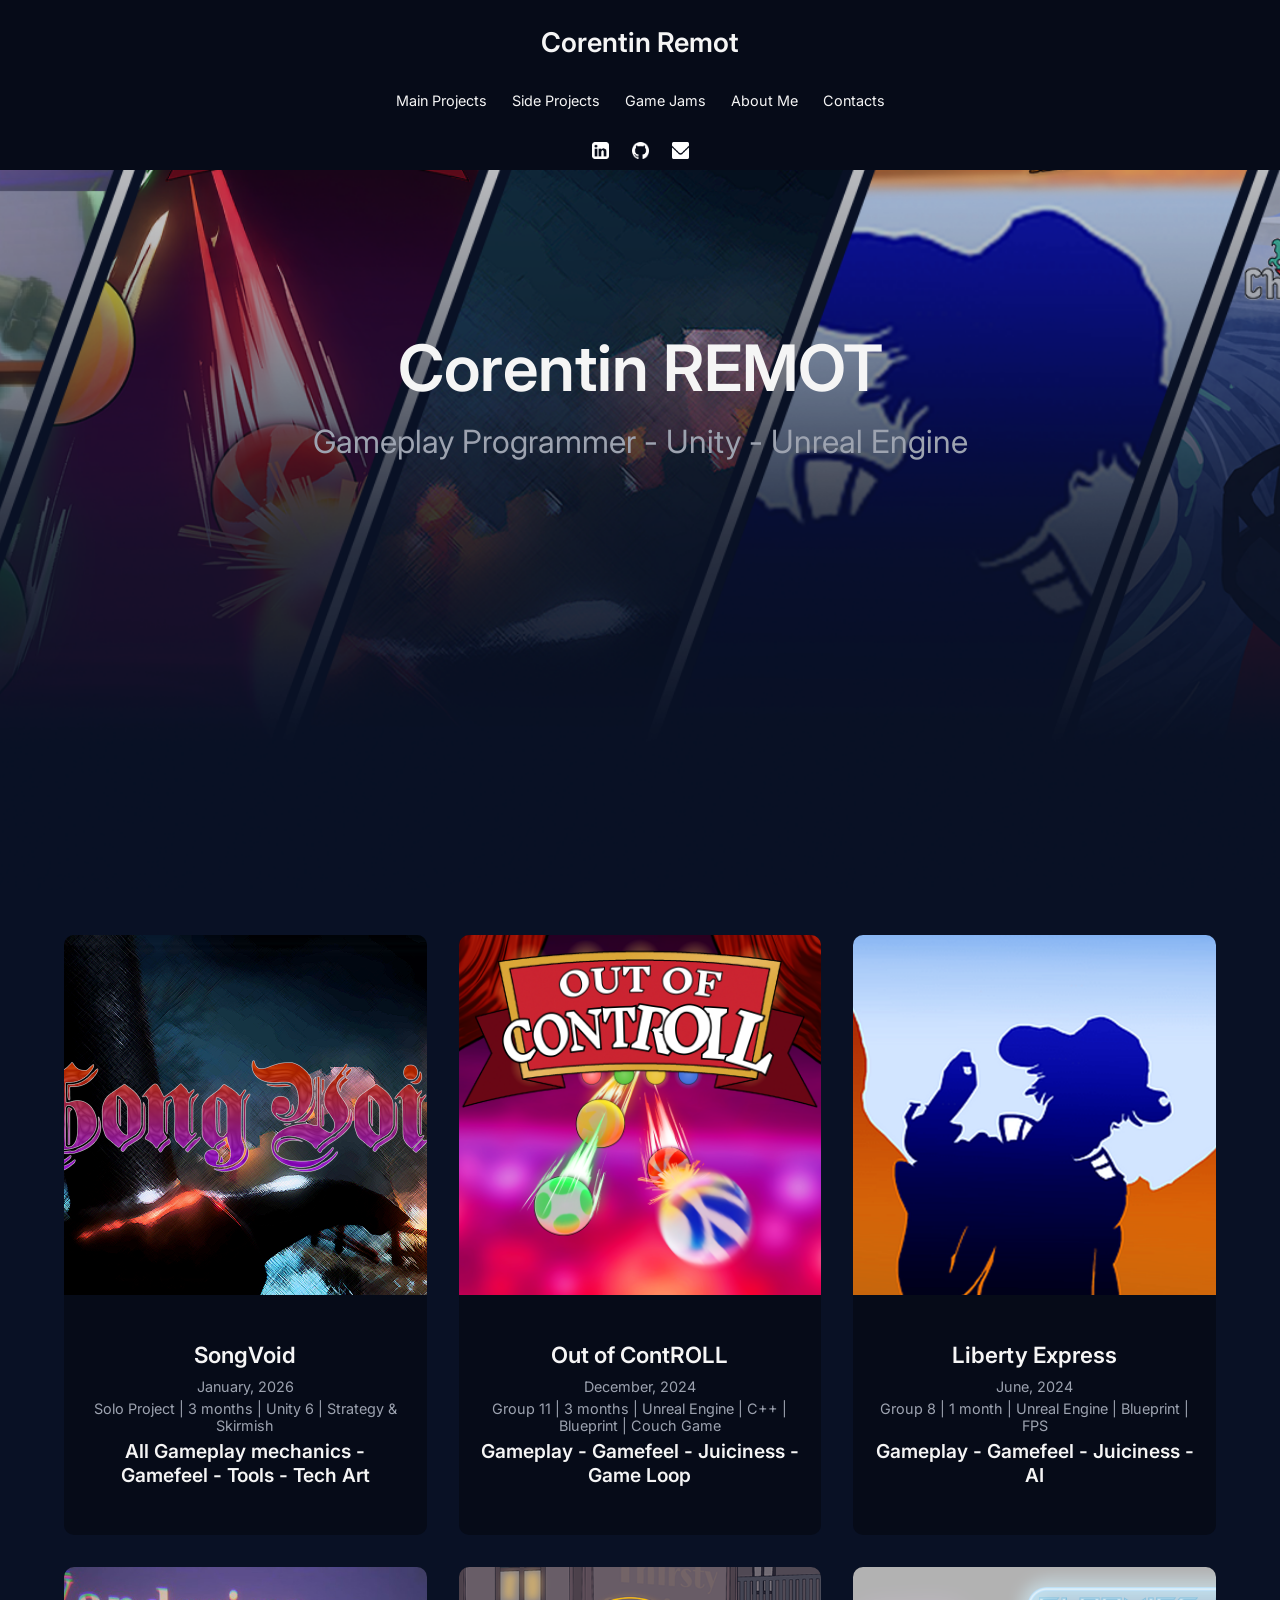
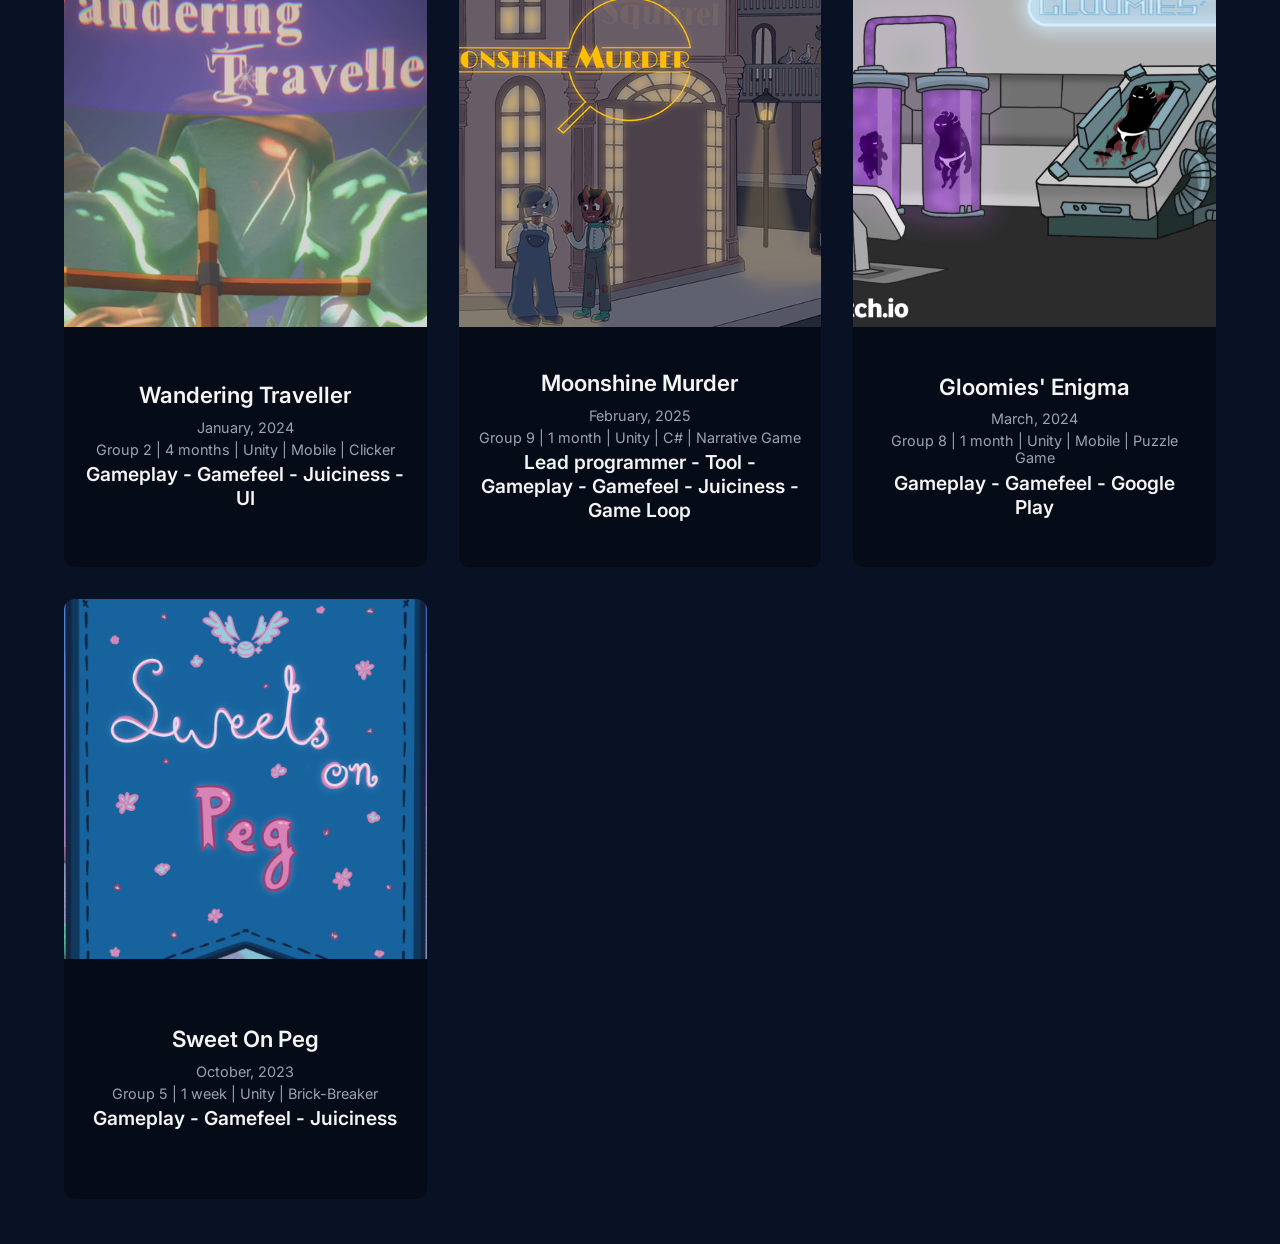
<file: index.html>
<!DOCTYPE html>
<html lang="en">
<head>
    <meta charset="UTF-8">
    <meta name="viewport" content="width=device-width, initial-scale=1.0">
    <title>Corentin REMOT</title>

    <link rel="preconnect" href="https://fonts.googleapis.com">
    <link rel="preconnect" href="https://fonts.gstatic.com" crossorigin>

    <link
        href="https://fonts.googleapis.com/css2?family=Inter:wght@400;500;600;700&display=swap"
        rel="stylesheet"
    >
    
    <link rel="stylesheet" href="css/global.css">
    <link rel="stylesheet" href="css/home.css">
</head>
<body>
    <div id="header"></div>

    <main data-category="home">
        <section class="intro">

            <div class="intro-content">
                <h1>Corentin REMOT</h1>
                <p>Gameplay Programmer - Unity - Unreal Engine</p>
            </div>

        </section>

        <!-- PROJECTS -->
        <section class="projects">

            <div class="projects-grid" id="projects-grid"></div>

        </section>
    </main>

    <script src="js/components.js"></script>
    <script src="data/projects-data.js"></script>
    <script src="js/projects.js"></script>
</body>
</html>
</file>
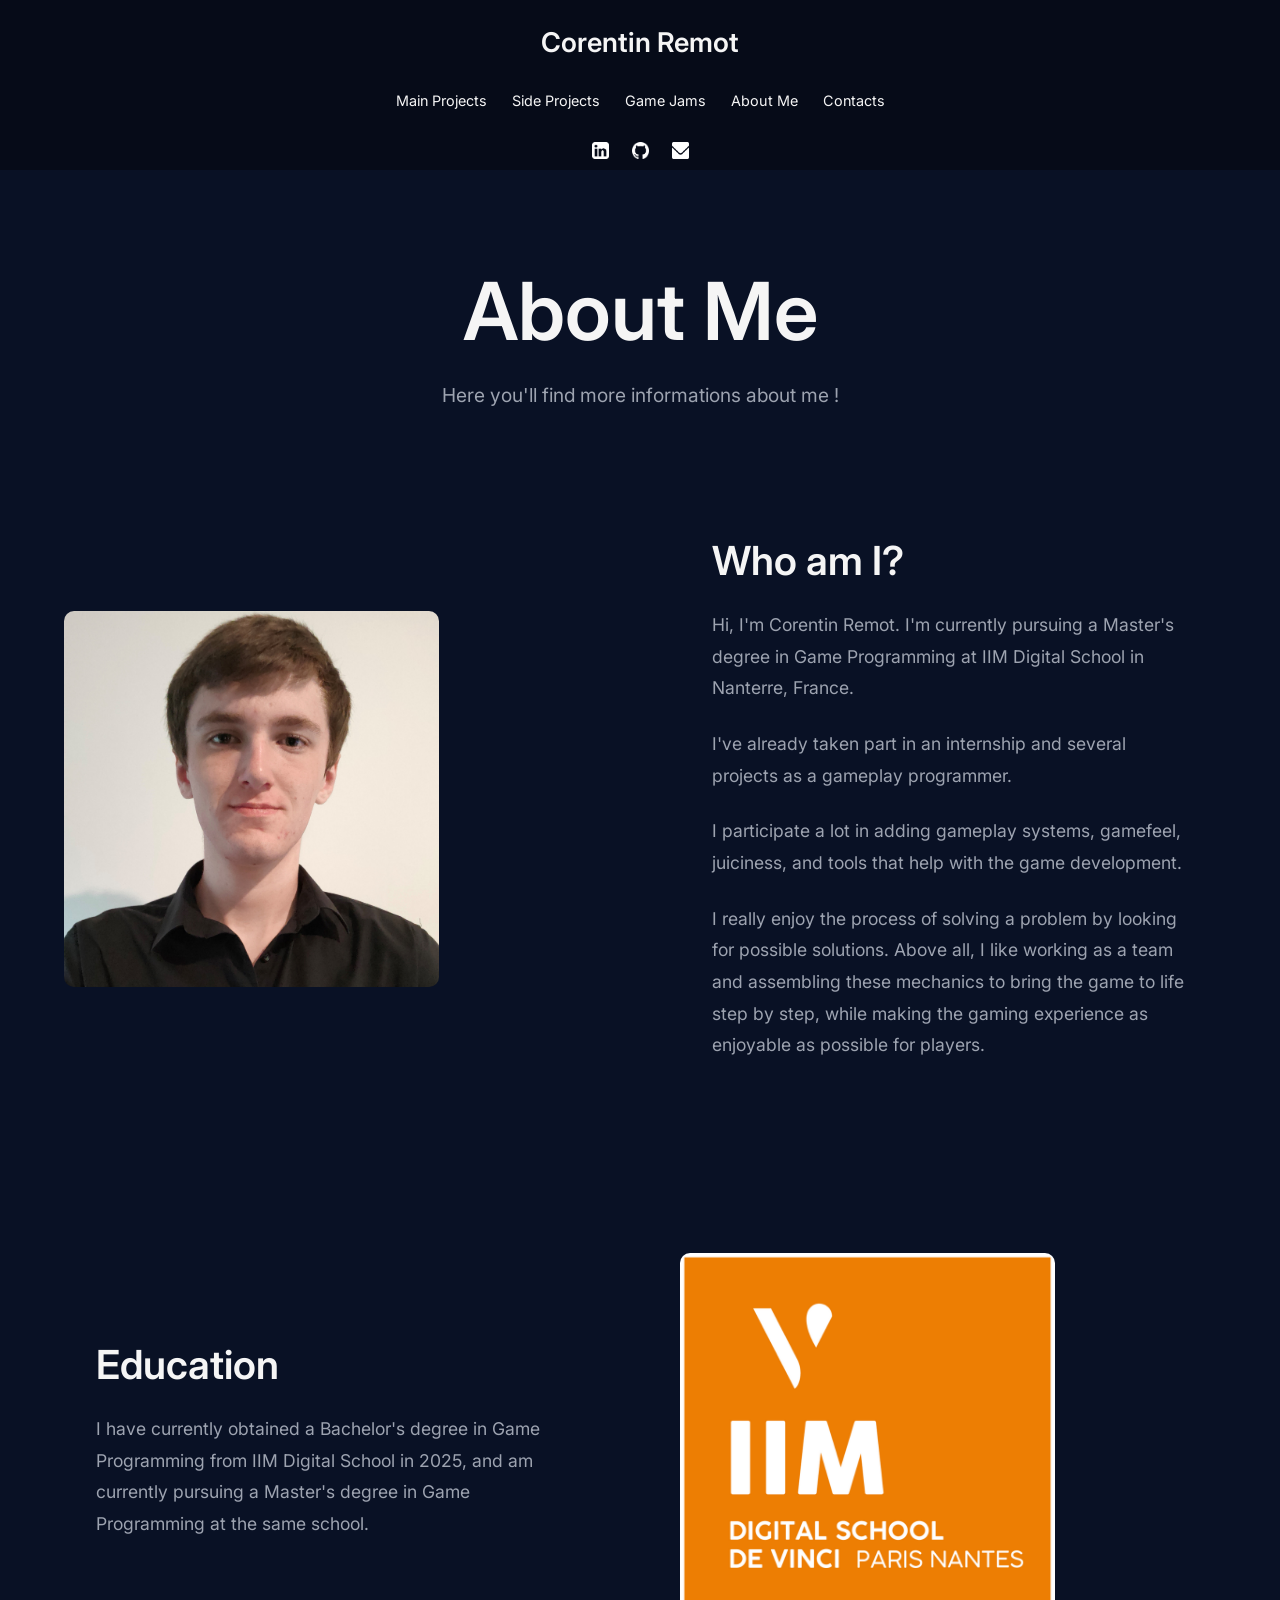
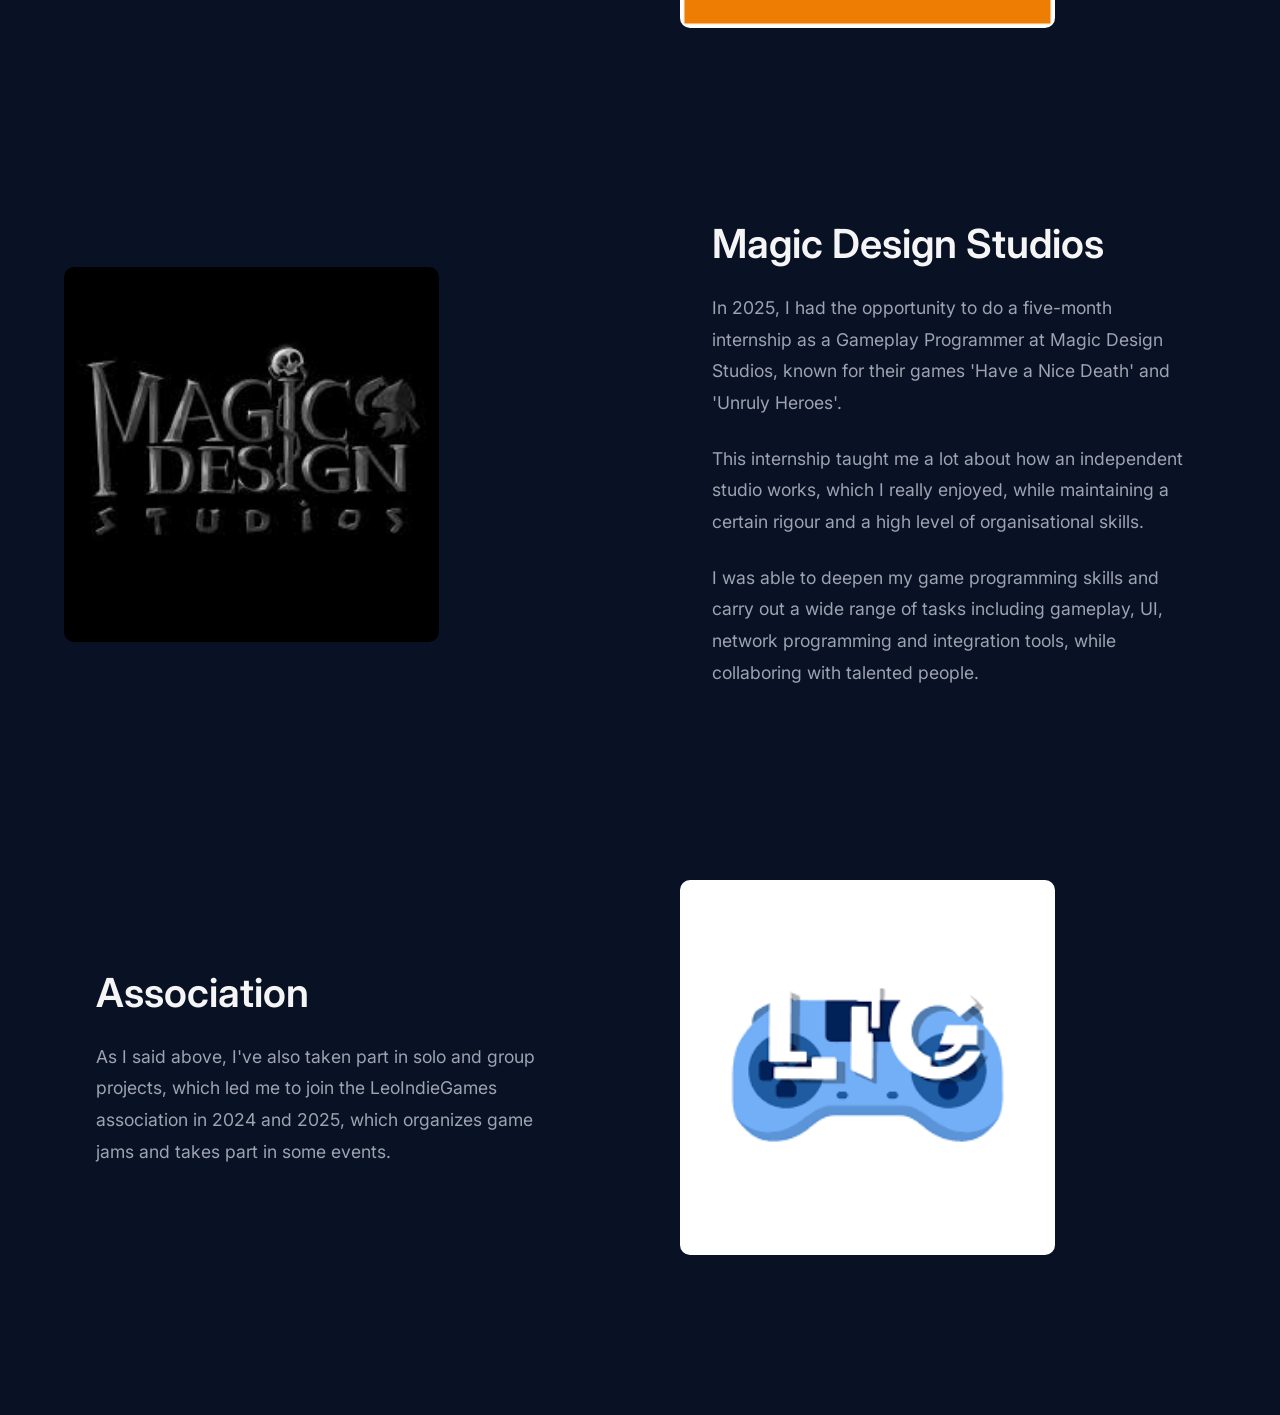
<file: aboutMe.html>
<!DOCTYPE html>
<html lang="en">

<head>

    <meta charset="UTF-8">

    <meta
        name="viewport"
        content="width=device-width, initial-scale=1.0"
    >

    <title>Corentin REMOT - About Me</title>

    <link rel="preconnect" href="https://fonts.googleapis.com">
    <link rel="preconnect" href="https://fonts.gstatic.com" crossorigin>

    <link
        href="https://fonts.googleapis.com/css2?family=Inter:wght@400;500;600;700&display=swap"
        rel="stylesheet"
    >

    <link rel="stylesheet" href="css/global.css">
    <link rel="stylesheet" href="css/about.css">

</head>


<body>

    <div id="header"></div>


    <main id="about-page">

        <section class="about-header">

            <h1>
                About Me
            </h1>

            <p class="about-subtitle">
                Here you'll find more informations about me !
            </p>

        </section>

        <section id="about-content"></section>

    </main>


    <script src="js/components.js"></script>
    <script src="data/about-data.js"></script>
    <script src="js/about-page.js"></script>

</body>

</html>
</file>
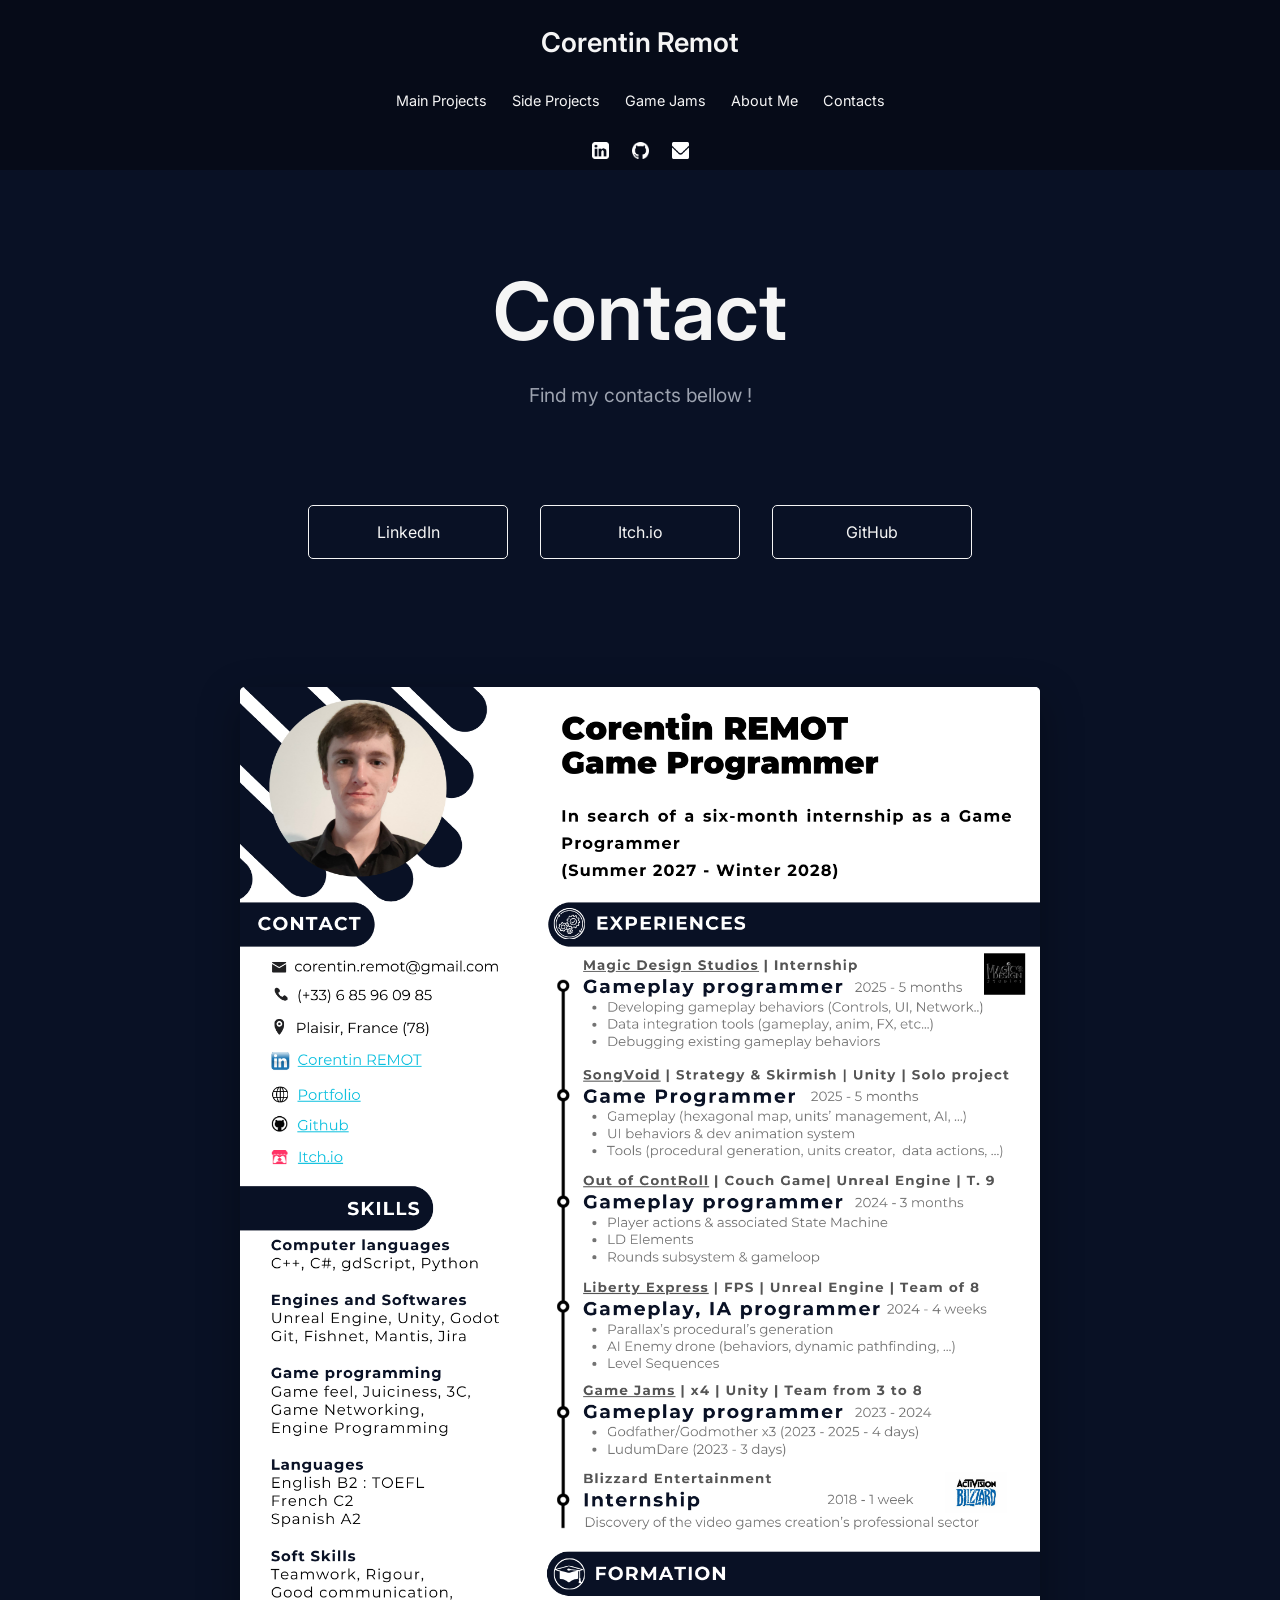
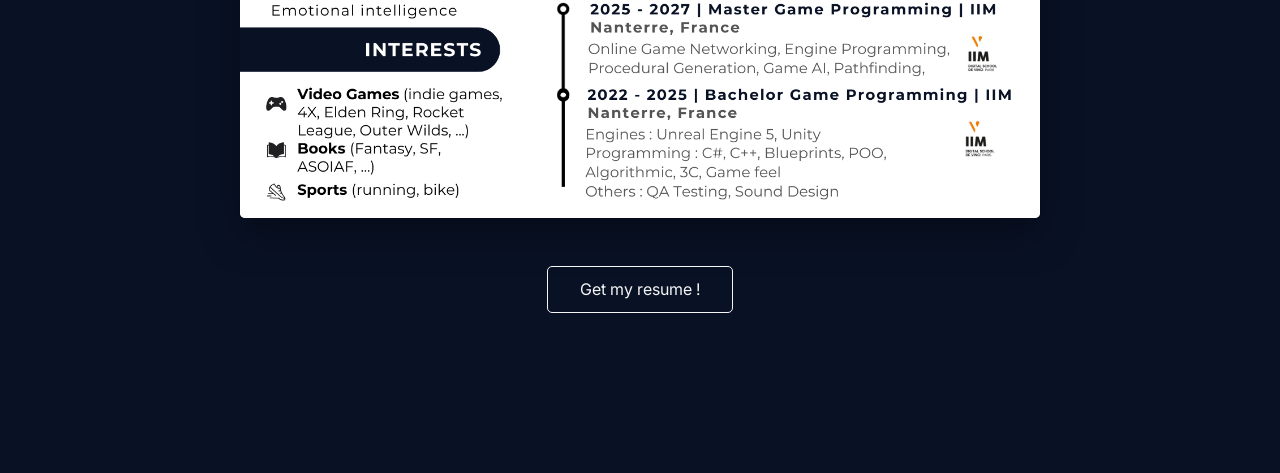
<file: contacts.html>
<!DOCTYPE html>
<html lang="en">

<head>

    <meta charset="UTF-8">

    <meta
        name="viewport"
        content="width=device-width, initial-scale=1.0"
    >

    <title>Corentin REMOT - Contact</title>

    <link rel="preconnect" href="https://fonts.googleapis.com">
    <link rel="preconnect" href="https://fonts.gstatic.com" crossorigin>

    <link
        href="https://fonts.googleapis.com/css2?family=Inter:wght@400;500;600;700&display=swap"
        rel="stylesheet"
    >

    <link rel="stylesheet" href="css/global.css">
    <link rel="stylesheet" href="css/contact.css">

</head>


<body>

    <div id="header"></div>


    <main id="contact-page">

        <section class="contact-header">

            <h1>
                Contact
            </h1>

            <p class="contact-subtitle">
                Find my contacts bellow !
            </p>

        </section>

        <section class="contact-links">

            <a
                id="linkedin-link"
                class="contact-button"
                target="_blank"
                rel="noopener noreferrer"
            >
                LinkedIn
            </a>

            <a
                id="itch-link"
                class="contact-button"
                target="_blank"
                rel="noopener noreferrer"
            >
                Itch.io
            </a>

            <a
                id="github-link"
                class="contact-button"
                target="_blank"
                rel="noopener noreferrer"
            >
                GitHub
            </a>

        </section>

        <section class="contact-cv">

            <img
                id="cv-image"
                src=""
                alt="Corentin REMOT CV"
            >


            <a
                id="cv-download"
                class="cv-button"
                target="_blank"
                rel="noopener noreferrer"
            >
                Get my resume !
            </a>

        </section>

    </main>


    <script src="js/components.js"></script>
    <script src="data/contact-data.js"></script>
    <script src="js/contact-page.js"></script>

</body>

</html>
</file>
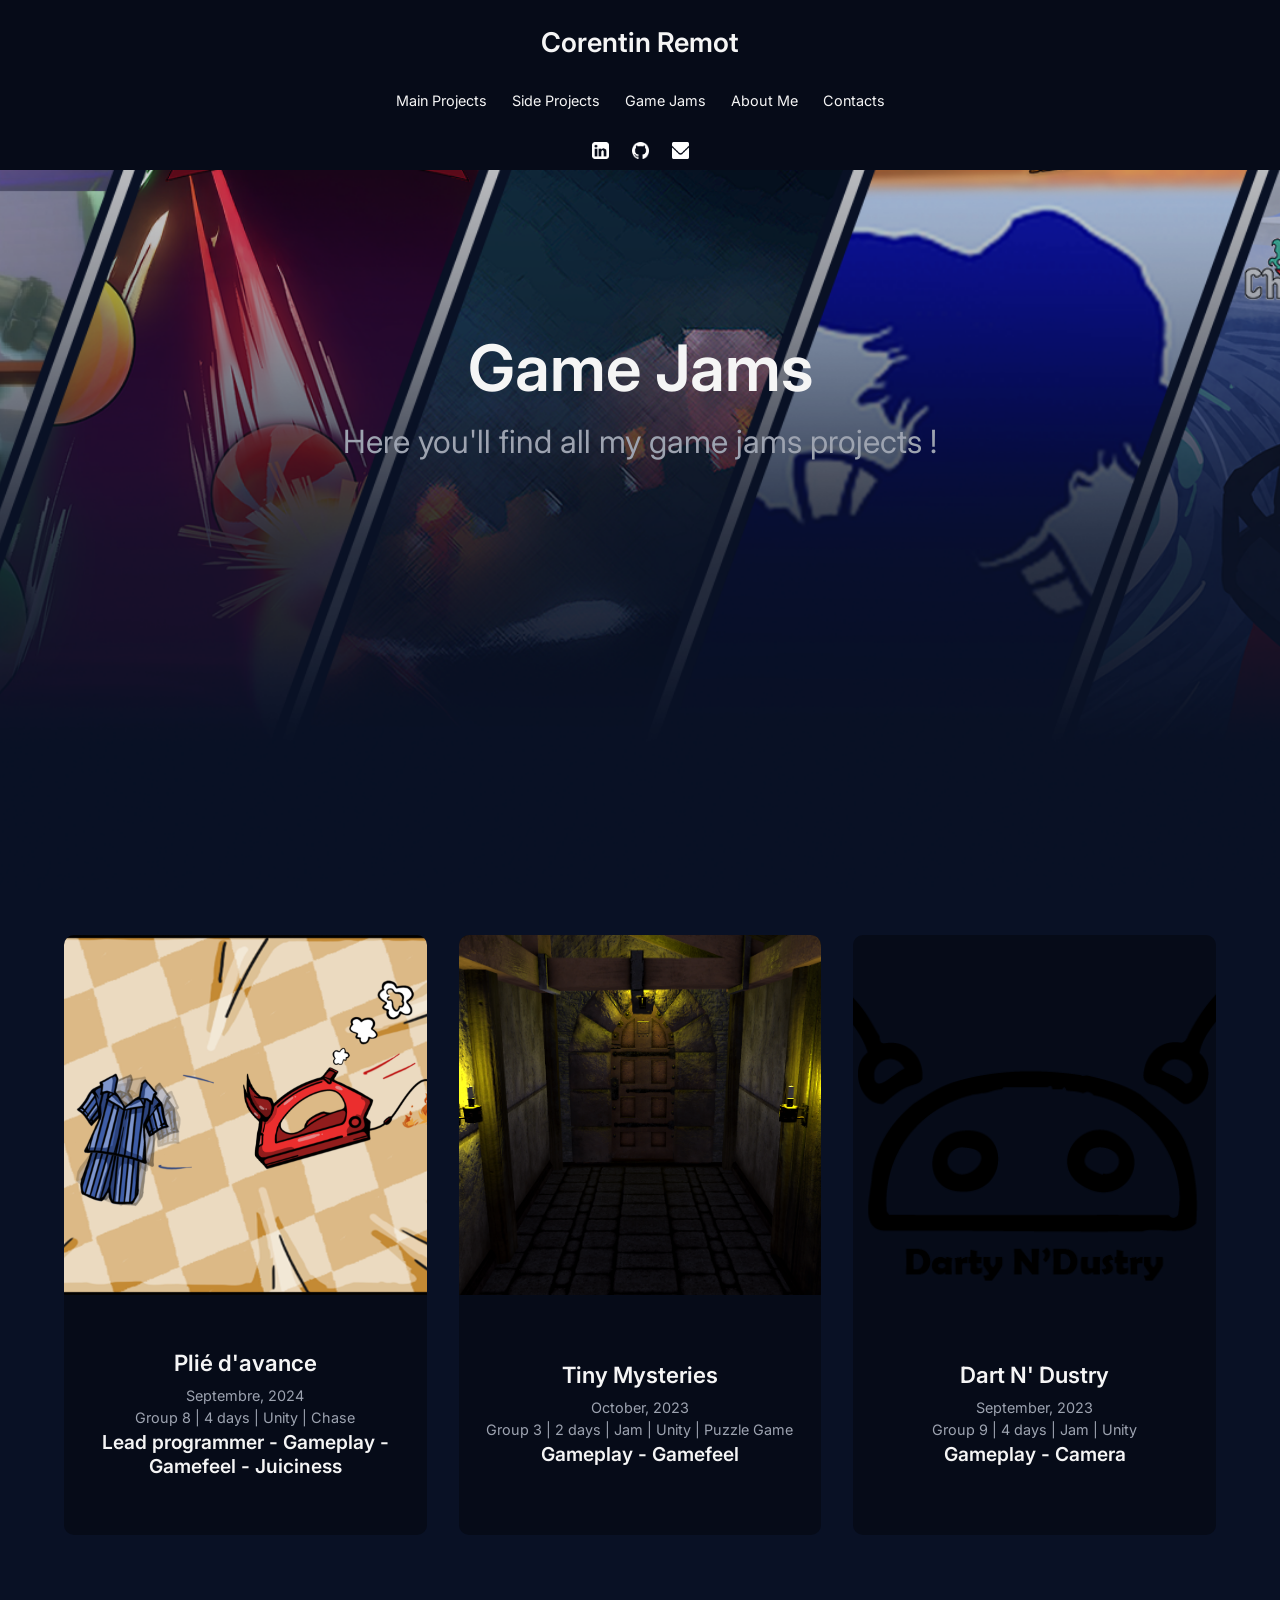
<file: gameJams.html>
<!DOCTYPE html>
<html lang="en">
<head>
    <meta charset="UTF-8">
    <meta name="viewport" content="width=device-width, initial-scale=1.0">
    <title>Corentin REMOT - Game Jams</title>

    <link rel="preconnect" href="https://fonts.googleapis.com">
    <link rel="preconnect" href="https://fonts.gstatic.com" crossorigin>

    <link
        href="https://fonts.googleapis.com/css2?family=Inter:wght@400;500;600;700&display=swap"
        rel="stylesheet"
    >

    <link rel="stylesheet" href="css/global.css">
    <link rel="stylesheet" href="css/home.css">
</head>
<body>
    <div id="header"></div>

    <main data-category="jams">
        <section class="intro">

            <div class="intro-content">
                <h1>Game Jams</h1>
                <p>Here you'll find all my game jams projects !</p>
            </div>

        </section>

        <!-- PROJECTS -->
        <section class="projects">

            <div class="projects-grid" id="projects-grid"></div>

        </section>
    </main>

    <script src="js/components.js"></script>
    <script src="data/projects-data.js"></script>
    <script src="js/projects.js"></script>
</body>
</html>
</file>
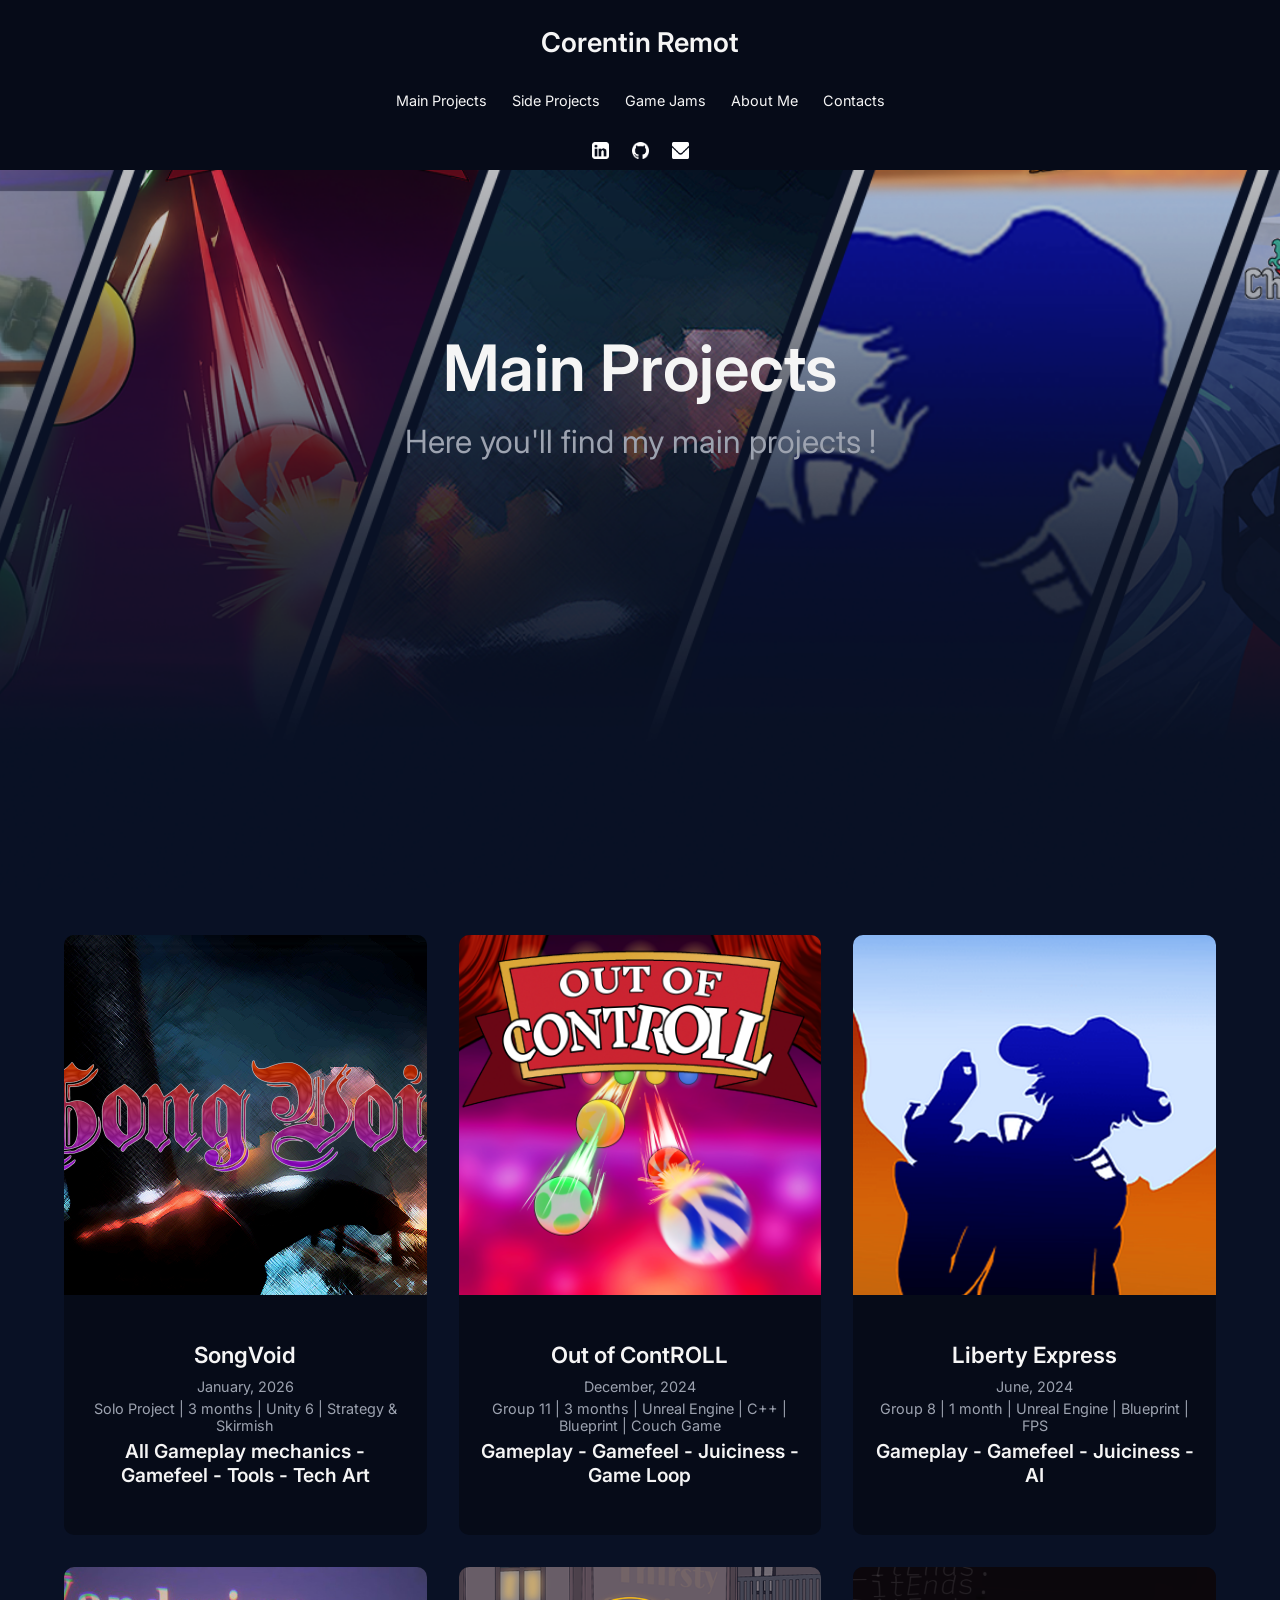
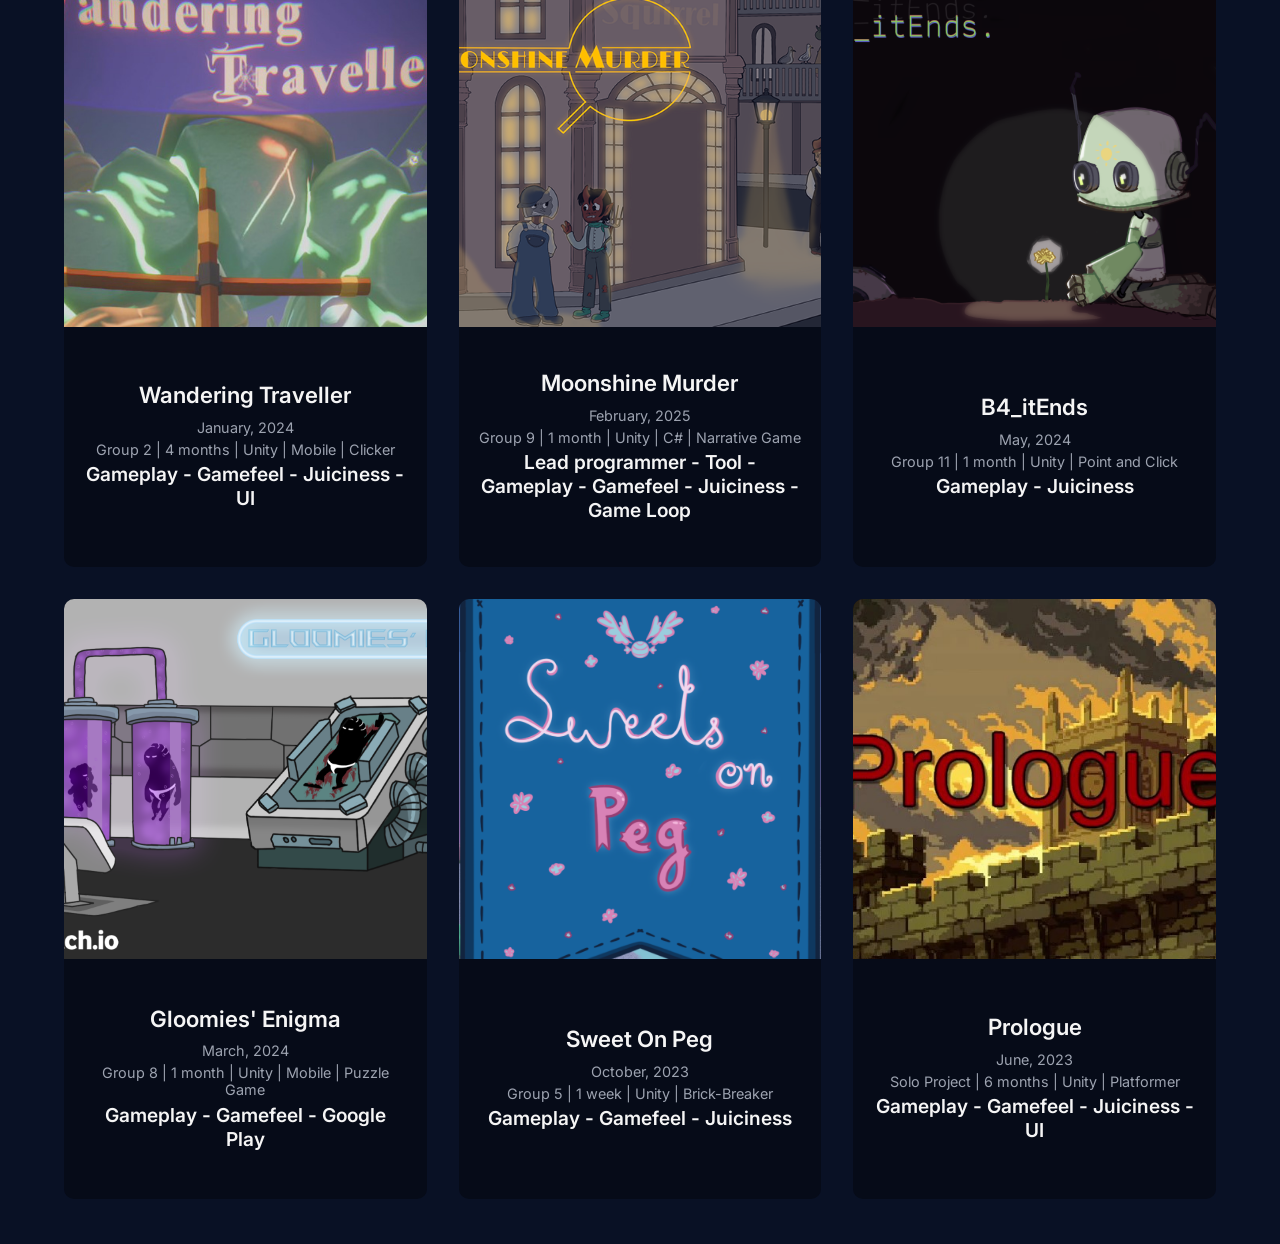
<file: mainProjects.html>
<!DOCTYPE html>
<html lang="en">
<head>
    <meta charset="UTF-8">
    <meta name="viewport" content="width=device-width, initial-scale=1.0">
    <title>Corentin REMOT - Main Projects</title>

    <link rel="preconnect" href="https://fonts.googleapis.com">
    <link rel="preconnect" href="https://fonts.gstatic.com" crossorigin>

    <link
        href="https://fonts.googleapis.com/css2?family=Inter:wght@400;500;600;700&display=swap"
        rel="stylesheet"
    >

    <link rel="stylesheet" href="css/global.css">
    <link rel="stylesheet" href="css/home.css">
</head>
<body>
    <div id="header"></div>

    <main data-category="main">
        <section class="intro">

            <div class="intro-content">
                <h1>Main Projects</h1>
                <p>Here you'll find my main projects !</p>
            </div>

        </section>

        <!-- PROJECTS -->
        <section class="projects">

            <div class="projects-grid" id="projects-grid"></div>

        </section>
    </main>

    <script src="js/components.js"></script>
    <script src="data/projects-data.js"></script>
    <script src="js/projects.js"></script>
</body>
</html>
</file>
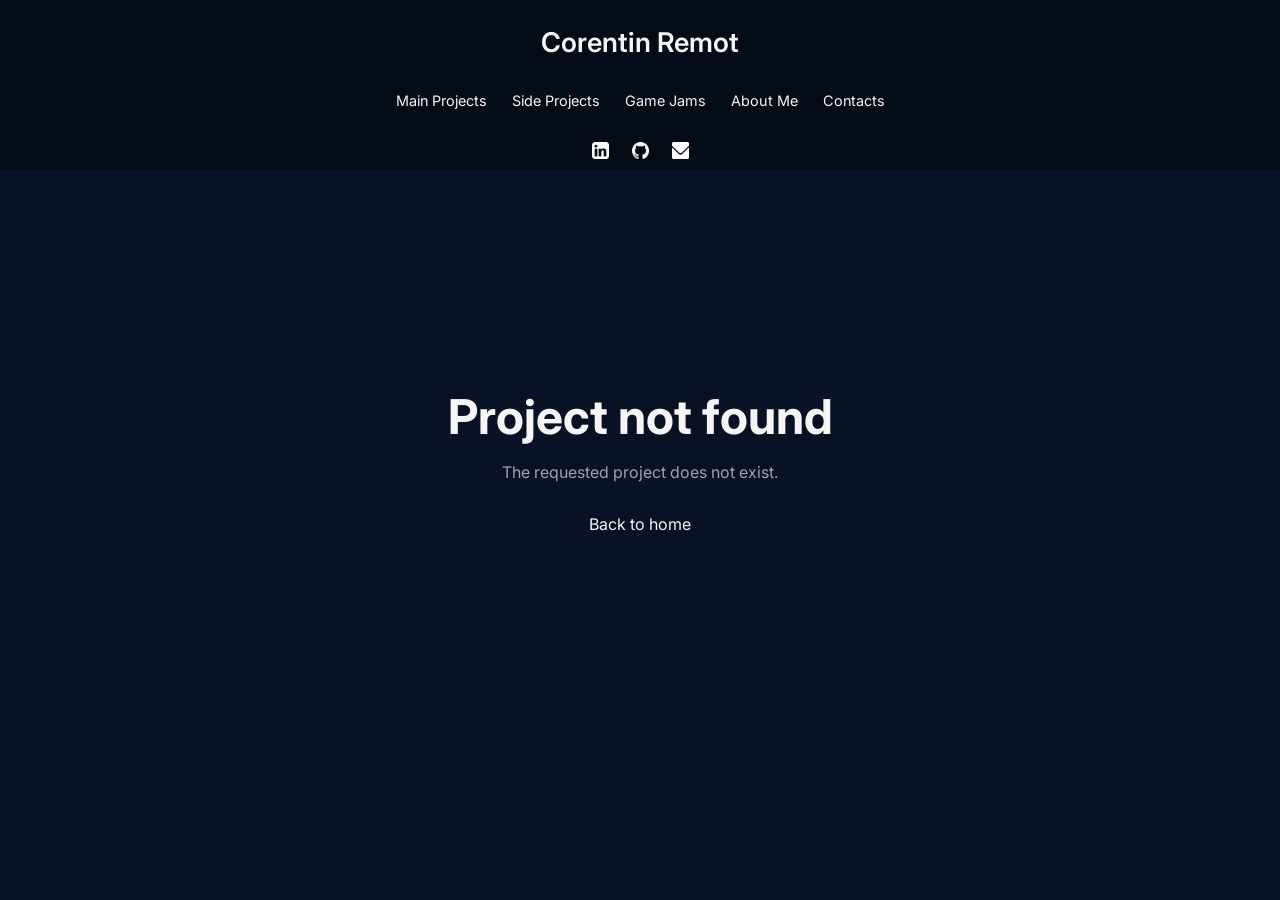
<file: project.html>
<!DOCTYPE html>
<html lang="en">
<head>
    <meta charset="UTF-8">
    <meta name="viewport" content="width=device-width, initial-scale=1.0">
    
    <title>Project</title>

    <link rel="preconnect" href="https://fonts.googleapis.com">
    <link rel="preconnect" href="https://fonts.gstatic.com" crossorigin>

    <link
        href="https://fonts.googleapis.com/css2?family=Inter:wght@400;500;600;700&display=swap"
        rel="stylesheet"
    >

    <link rel="stylesheet" href="css/global.css">
    <link rel="stylesheet" href="css/project.css">
</head>
<body>
    
    <div id="header"></div>

    <main id="project-page">

    </main>

<script src="js/components.js"></script>
<script src="data/projects-data.js"></script>
<script src="js/project-page.js"></script>

</body>
</html>
</file>
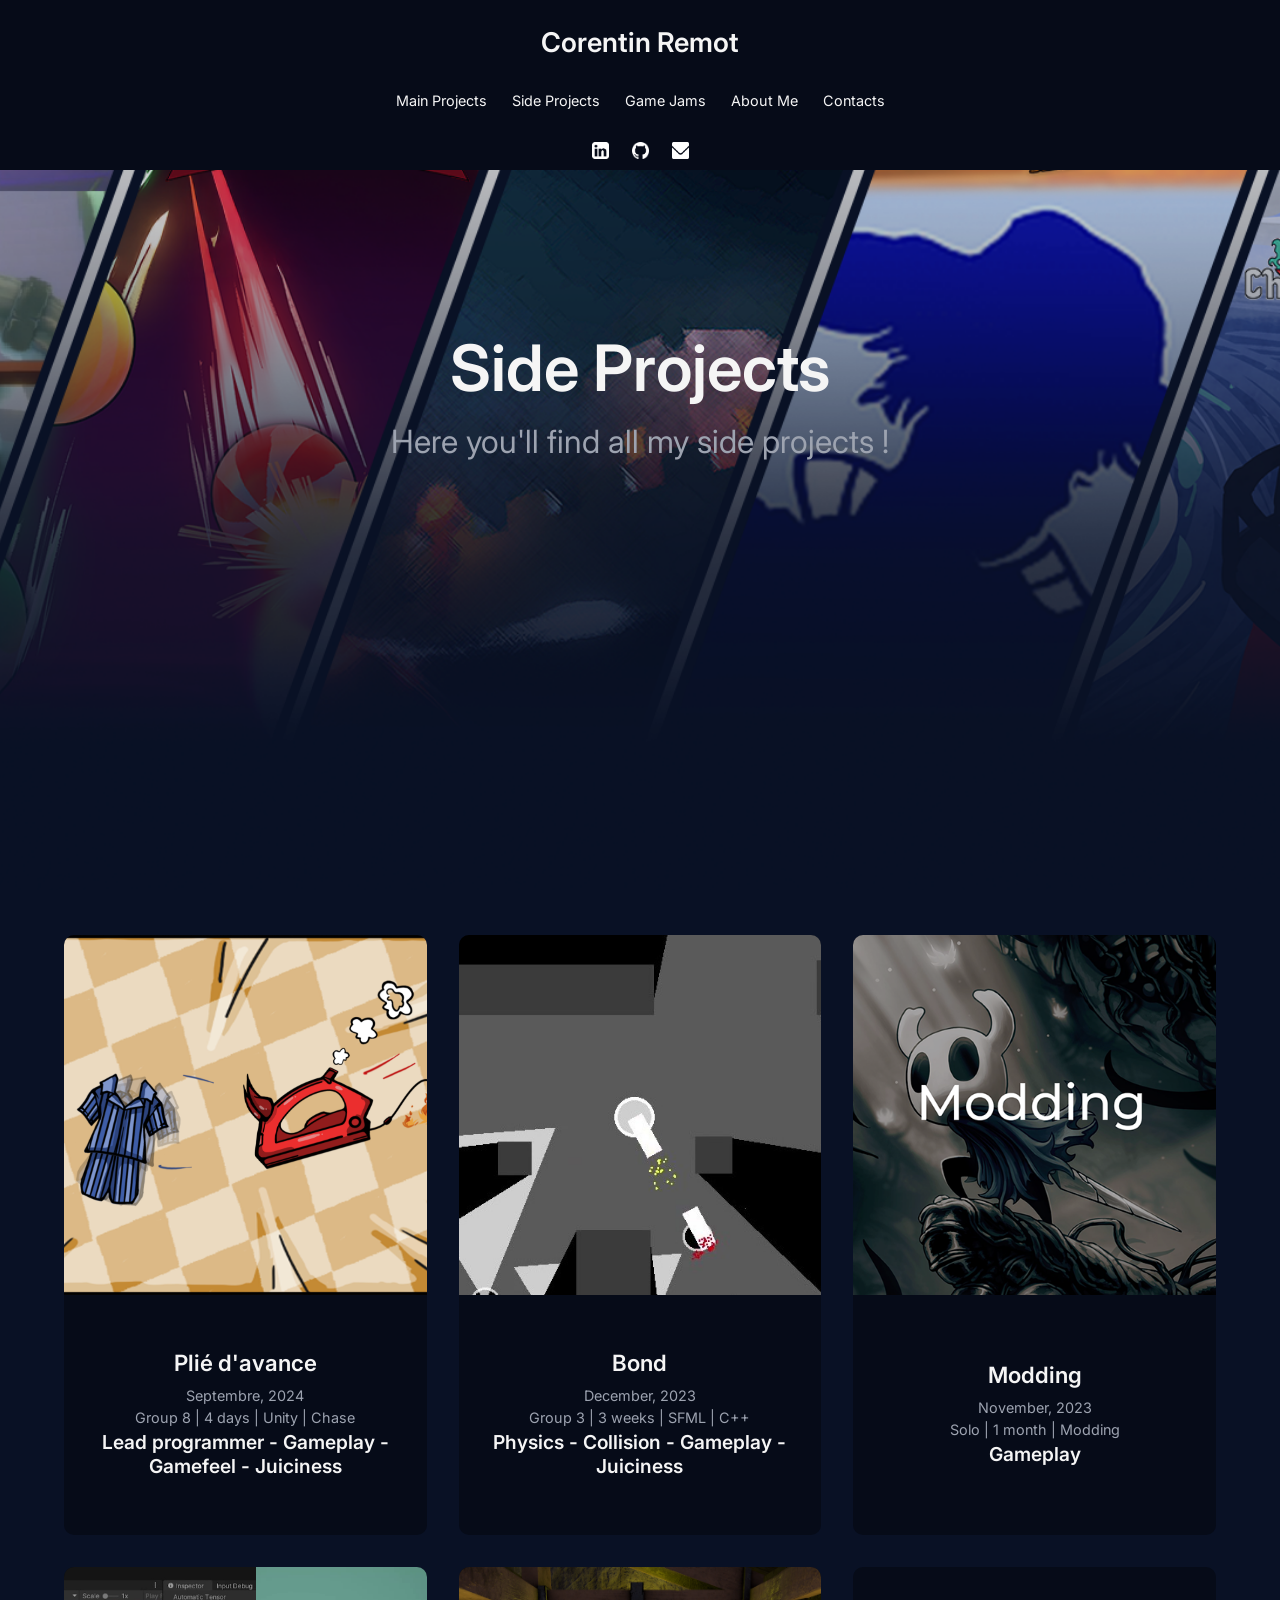
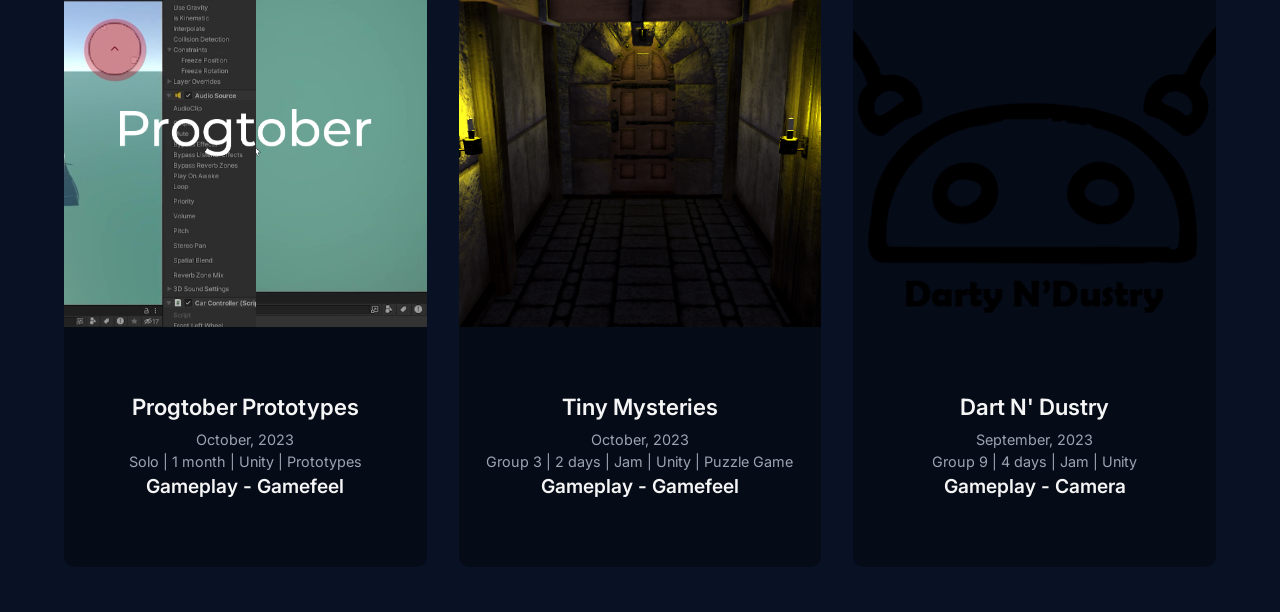
<file: sideProjects.html>
<!DOCTYPE html>
<html lang="en">
<head>
    <meta charset="UTF-8">
    <meta name="viewport" content="width=device-width, initial-scale=1.0">
    <title>Corentin REMOT - Side Projects</title>

    <link rel="preconnect" href="https://fonts.googleapis.com">
    <link rel="preconnect" href="https://fonts.gstatic.com" crossorigin>

    <link
        href="https://fonts.googleapis.com/css2?family=Inter:wght@400;500;600;700&display=swap"
        rel="stylesheet"
    >

    <link rel="stylesheet" href="css/global.css">
    <link rel="stylesheet" href="css/home.css">
</head>
<body>
    <div id="header"></div>

    <main data-category="side">
        <section class="intro">

            <div class="intro-content">
                <h1>Side Projects</h1>
                <p>Here you'll find all my side projects !</p>
            </div>

        </section>

        <!-- PROJECTS -->
        <section class="projects">

            <div class="projects-grid" id="projects-grid"></div>

        </section>
    </main>

    <script src="js/components.js"></script>
    <script src="data/projects-data.js"></script>
    <script src="js/projects.js"></script>
</body>
</html>
</file>
<file: css/global.css>
/* =========================
RESET
========================= */

* {
    margin: 0;
    padding: 0;
    box-sizing: border-box;
}


/* =========================
HTML / BODY
========================= */

html {
    scroll-behavior: smooth;
}

body {
    font-family: "Inter", Arial, sans-serif;
    background: #091125;
    color: #f5f5f5;
}


/* =========================
HEADER
========================= */

header {
    position: fixed;

    top: 0;
    left: 0;

    width: 100%;
    height: 80px;

    z-index: 1000;

    display: flex;
    align-items: center;

    padding: 0 40px;

    background: #060B18;
}


/* =========================
NAVIGATION
========================= */

.main-nav {
    display: flex;

    align-items: center;

    gap: 30px;

    flex-shrink: 0;
}

.main-nav a {
    position: relative;

    color: #f5f5f5;

    text-decoration: none;

    font-size: 1rem;

    white-space: nowrap;
}


/* Soulignement animé */

.main-nav a::after {
    content: "";

    position: absolute;

    left: 0;
    bottom: -5px;

    width: 0;
    height: 1px;

    background: #f5f5f5;

    transition: width 0.3s ease;
}

.main-nav a:hover::after {
    width: 100%;
}


/* =========================
LOGO
========================= */

.logo {
    position: absolute;

    left: 50%;

    transform: translateX(-50%);

    color: #f5f5f5;

    text-decoration: none;

    font-size: 2rem;

    font-weight: 600;

    white-space: nowrap;
}


/* =========================
RÉSEAUX SOCIAUX
========================= */

.social-nav {
    margin-left: auto;

    display: flex;

    align-items: center;

    gap: 15px;

    flex-shrink: 0;
}

.social-nav a {
    display: flex;

    align-items: center;
    justify-content: center;

    width: 32px;
    height: 32px;

    flex-shrink: 0;

    text-decoration: none;
}

.social-nav img {
    width: 18px;
    height: 18px;

    transition: transform 0.2s ease;
}

.social-nav a:hover img {
    transform: scale(1.2);
}


/* =========================
MAIN
========================= */

main {
    padding-top: 80px;
}


/* ========================================================
   TABLET / PETIT ÉCRAN
======================================================== */

@media (max-width: 1400px) {

    header {
        height: 170px;

        padding: 15px 20px;

        display: grid;

        grid-template-columns: 1fr;

        grid-template-rows: 55px 60px 40px;

        align-items: center;

        justify-items: center;
    }


    /* =========================
       LOGO
    ========================= */

    .logo {
        position: static;

        grid-column: 1;
        grid-row: 1;

        justify-self: center;
        align-self: center;

        transform: none;

        font-size: 1.7rem;
    }


    /* =========================
       NAVIGATION
    ========================= */

    .main-nav {
        grid-column: 1;
        grid-row: 2;

        width: 100%;

        display: flex;

        justify-content: center;
        align-items: center;

        gap: 25px;

        flex-wrap: wrap;

        /*
        Permet à la navigation de passer
        sur plusieurs lignes si nécessaire.
        */
    }

    .main-nav a {
        font-size: 0.9rem;
    }


    /* =========================
       SOCIALS
    ========================= */

    .social-nav {
        grid-column: 1;
        grid-row: 3;

        margin-left: 0;

        justify-self: center;

        gap: 12px;
    }

    .social-nav a {
        width: 28px;
        height: 28px;
    }

    .social-nav img {
        width: 17px;
        height: 17px;
    }


    /* =========================
       MAIN
    ========================= */

    main {
        padding-top: 170px;
    }
}


/* ========================================================
   MOBILE
======================================================== */

@media (max-width: 600px) {

    header {
        height: 175px;

        padding: 10px 15px;

        grid-template-rows: 50px auto 45px;

        row-gap: 5px;
    }


    /* =========================
       LOGO
    ========================= */

    .logo {
        font-size: 1.5rem;
    }


    /* =========================
       NAVIGATION
    ========================= */

    .main-nav {
        width: 100%;

        gap: 10px 18px;

        /*
        La navigation peut maintenant
        passer sur deux lignes.
        */

        flex-wrap: wrap;

        justify-content: center;

        align-content: center;
    }

    .main-nav a {
        font-size: 0.85rem;

        white-space: nowrap;
    }


    /* =========================
       SOCIALS
    ========================= */

    .social-nav {
        gap: 10px;
    }

    .social-nav a {
        width: 26px;
        height: 26px;
    }

    .social-nav img {
        width: 15px;
        height: 15px;
    }


    /* =========================
       MAIN
    ========================= */

    main {
        padding-top: 175px;
    }
}


/* ========================================================
   VERY SMALL MOBILE
======================================================== */

@media (max-width: 400px) {

    header {
        height: 180px;

        padding: 8px 10px;

        grid-template-rows: 48px auto 44px;
    }


    /* =========================
       LOGO
    ========================= */

    .logo {
        font-size: 1.4rem;
    }


    /* =========================
       NAVIGATION
    ========================= */

    .main-nav {
        gap: 8px 14px;
    }

    .main-nav a {
        font-size: 0.78rem;
    }


    /* =========================
       SOCIALS
    ========================= */

    .social-nav {
        gap: 8px;
    }

    .social-nav a {
        width: 24px;
        height: 24px;
    }

    .social-nav img {
        width: 14px;
        height: 14px;
    }


    /* =========================
       MAIN
    ========================= */

    main {
        padding-top: 180px;
    }
}
</file>
<file: css/home.css>
/* =========================
   INTRO
========================= */

.intro {
    position: relative;

    min-height: 80vh;
    width: 100%;

    background-image: url("../images/home/Final_Background_Portfolio_color_v2.png");
    background-size: cover;
    background-position: center;
    background-attachment: fixed;

    display: flex;
    align-items: center;
    justify-content: center;
}


/* =========================
   INTRO CONTENT
========================= */

.intro-content {
    text-align: center;

    /* Permet de placer légèrement le contenu
       vers le haut de l'écran */
    margin-top: -30vh;
}

.intro-content h1 {
    margin: 0 0 1rem;

    font-size: 4rem;
    font-weight: 600;

    color: #f5f5f5;
}

.intro-content p {
    margin: 0;

    font-size: 2rem;
    font-weight: 400;

    color: #9da3b0;
}


/* =========================
   PROJECTS
========================= */

.projects {
    position: relative;

    min-height: 100vh;

    background: #091125;

    padding: 5vh 5vw;
}


/* =========================
   PROJECTS GRID
========================= */

.projects-grid {
    display: grid;

    grid-template-columns: repeat(3, 1fr);

    gap: 2rem;

    width: 100%;
    max-width: 1400px;

    margin: 0 auto;
}


/* =========================
   PROJECT CARD
========================= */

.project-card {
    height: 600px;

    background: #060B18;

    border-radius: 10px;

    overflow: hidden;

    color: #f5f5f5;

    display: flex;
    flex-direction: column;

    cursor: pointer;

    transition: transform 0.3s ease;
}

.project-card:hover {
    transform: translateY(-10px);
}


/* =========================
   PROJECT IMAGE
========================= */

.project-image {
    height: 60%;

    overflow: hidden;
}

.project-image img {
    width: 100%;
    height: 100%;

    object-fit: cover;

    display: block;
}


/* =========================
   PROJECT INFO
========================= */

.project-info {
    height: 40%;

    padding: 1.2rem;

    display: flex;
    flex-direction: column;

    align-items: center;
    justify-content: center;
}

.project-info h3 {
    margin: 0 0 0.5rem;

    font-size: 1.4rem;
    font-weight: 600;

    text-align: center;
}

.project-info h4 {
    margin: 0.15rem 0;

    font-size: 1.2rem;
    font-weight: 600;

    text-align: center;
}

.project-info p {
    margin: 0.15rem 0;

    font-size: 0.9rem;

    color: #9da3b0;

    text-align: center;
}


/* =========================
   TABLET
========================= */

@media (max-width: 900px) {

    .projects-grid {
        grid-template-columns: repeat(2, 1fr);
    }

    .project-card {
        height: 550px;
    }

    .intro-content h1 {
        font-size: 3.5rem;
    }

    .intro-content p {
        font-size: 1.7rem;
    }
}


/* =========================
   MOBILE
========================= */

@media (max-width: 600px) {

    .intro {
        min-height: 100vh;

        background-attachment: scroll;
    }

    .intro-content {
        margin-top: -20vh;
    }

    .intro-content h1 {
        font-size: 2.8rem;
    }

    .intro-content p {
        font-size: 1.3rem;
    }


    .projects {
        padding: 5vh 5vw;
    }

    .projects-grid {
        grid-template-columns: 1fr;

        gap: 1.5rem;
    }

    .project-card {
        height: 500px;
    }
}
</file>
<file: css/about.css>
/* ========================================
ABOUT PAGE
======================================== */

#about-page {

    background: #091125;

    color: #f5f5f5;

    padding-top: 100px;

    min-height: 100vh;
}


/* ========================================
ABOUT HEADER
======================================== */

.about-header {

    min-height: 45vh;

    padding: 8rem 5vw 4rem;

    display: flex;

    flex-direction: column;

    justify-content: center;

    align-items: center;

    text-align: center;
}


.about-header h1 {

    margin: 0;

    font-size: 5rem;

    font-weight: 600;

    color: #f5f5f5;
}


.about-subtitle {

    margin-top: 1.5rem;

    font-size: 1.2rem;

    color: #9da3b0;
}


/* ========================================
ABOUT CONTENT
======================================== */

#about-content {

    width: min(1400px, 90%);

    margin: 0 auto;

    padding-bottom: 10rem;

    display: flex;

    flex-direction: column;

    gap: 10rem;
}


/* ========================================
ABOUT SECTION
======================================== */

.about-section {

    display: grid;

    grid-template-columns: 1fr 1fr;

    gap: 5rem;

    align-items: center;
}


/* ========================================
ABOUT MEDIA
======================================== */

.about-media {

    width: 70%;

    aspect-ratio: 16 / 16;

    overflow: hidden;

    border-radius: 10px;

    background: #060B18;
}


.about-media img {

    width: 100%;

    height: 100%;

    object-fit: cover;

    display: block;
}


/* ========================================
ABOUT CONTENT TEXT
======================================== */

.about-content {

    padding: 2rem;
}


.about-content h2 {

    margin: 0 0 1.5rem;

    font-size: 2.5rem;

    font-weight: 600;

    line-height: 1.2;
}


.about-content p {

    margin: 0 0 1.5rem;

    font-size: 1.1rem;

    line-height: 1.8;

    color: #9da3b0;
}


.about-content p:last-child {

    margin-bottom: 0;
}


/* ========================================
REVERSE SECTION
======================================== */

.about-section.about-section-reverse .about-media {

    order: 2;
}


.about-section.about-section-reverse .about-content {

    order: 1;
}


/* ========================================
TABLET
======================================== */

@media (max-width: 900px) {

    .about-header h1 {

        font-size: 4rem;
    }


    .about-section {

        grid-template-columns: 1fr;

        gap: 2rem;
    }


    .about-section.about-section-reverse .about-media {

        order: 1;
    }


    .about-section.about-section-reverse .about-content {

        order: 2;
    }


    .about-content {

        padding: 0 1rem;

        text-align: center;
    }

}


/* ========================================
MOBILE
======================================== */

@media (max-width: 600px) {

    #about-page {

        padding-top: 80px;
    }


    .about-header {

        min-height: 35vh;

        padding: 5rem 1.5rem 3rem;
    }


    .about-header h1 {

        font-size: 3rem;
    }


    .about-subtitle {

        font-size: 1rem;

        line-height: 1.6;
    }


    #about-content {

        width: 92%;

        gap: 6rem;

        padding-bottom: 6rem;
    }


    .about-content {

        padding: 0 0.5rem;
    }


    .about-content h2 {

        font-size: 2rem;
    }


    .about-content p {

        font-size: 1rem;
    }

}
</file>
<file: css/contact.css>
/* ========================================
CONTACT PAGE
======================================== */

#contact-page {

    background: #091125;

    color: #f5f5f5;

    padding-top: 100px;

    min-height: 100vh;
}


/* ========================================
CONTACT HEADER
======================================== */

.contact-header {

    min-height: 45vh;

    padding: 8rem 5vw 4rem;

    display: flex;

    flex-direction: column;

    justify-content: center;

    align-items: center;

    text-align: center;
}


.contact-header h1 {

    margin: 0;

    font-size: 5rem;

    font-weight: 600;

    color: #f5f5f5;
}


.contact-subtitle {

    margin-top: 1.5rem;

    font-size: 1.2rem;

    color: #9da3b0;
}


/* ========================================
SOCIAL LINKS
======================================== */

.contact-links {

    width: min(900px, 90%);

    margin: 0 auto 8rem;

    display: flex;

    justify-content: center;

    align-items: center;

    gap: 2rem;
}


/* ========================================
CONTACT BUTTON
======================================== */

.contact-button {

    width: 200px;

    padding: 1rem 1.5rem;

    border: 1px solid #f5f5f5;

    border-radius: 5px;

    color: #f5f5f5;

    background: transparent;

    text-decoration: none;

    text-align: center;

    font-size: 1rem;

    transition:
        background 0.3s ease,
        color 0.3s ease,
        transform 0.3s ease;
}


.contact-button:hover {

    background: #f5f5f5;

    color: #060B18;

    transform: translateY(-3px);
}


/* ========================================
CV
======================================== */

.contact-cv {

    width: min(900px, 90%);

    margin: 0 auto;

    padding-bottom: 10rem;

    display: flex;

    flex-direction: column;

    align-items: center;

    gap: 3rem;
}


/* ========================================
CV IMAGE
======================================== */

#cv-image {

    display: block;

    width: min(800px, 100%);

    height: auto;

    aspect-ratio: 210 / 297;

    object-fit: contain;

    background: #f5f5f5;

    border-radius: 5px;

    box-shadow:
        0 15px 40px rgba(0, 0, 0, 0.35);
}


/* ========================================
CV BUTTON
======================================== */

.cv-button {

    display: inline-flex;

    align-items: center;

    justify-content: center;

    padding: 0.8rem 2rem;

    border: 1px solid #f5f5f5;

    border-radius: 5px;

    color: #f5f5f5;

    background: transparent;

    text-decoration: none;

    font-size: 1rem;

    line-height: 1.2;

    transition:
        background 0.3s ease,
        color 0.3s ease,
        transform 0.3s ease;
}


.cv-button:hover {

    background: #f5f5f5;

    color: #060B18;

    transform: translateY(-3px);
}


/* ========================================
TABLET
======================================== */

@media (max-width: 900px) {

    .contact-header h1 {

        font-size: 4rem;
    }


    .contact-links {

        gap: 1rem;
    }


    .contact-button {

        width: 180px;
    }


    .contact-cv {

        width: 90%;
    }

}


/* ========================================
MOBILE
======================================== */

@media (max-width: 600px) {

    #contact-page {

        padding-top: 80px;
    }


    .contact-header {

        min-height: 35vh;

        padding: 5rem 1.5rem 3rem;
    }


    .contact-header h1 {

        font-size: 3rem;
    }


    .contact-subtitle {

        font-size: 1rem;

        line-height: 1.6;
    }


    .contact-links {

        width: 90%;

        margin-bottom: 6rem;

        flex-direction: column;

        gap: 1rem;
    }


    .contact-button {

        width: min(300px, 100%);

        padding: 0.8rem 1.5rem;
    }


    .contact-cv {

        width: 92%;

        gap: 2rem;

        padding-bottom: 6rem;
    }


    #cv-image {

        width: 100%;

        border-radius: 3px;
    }


    .cv-button {

        padding: 0.7rem 1.5rem;

        font-size: 0.95rem;
    }

}
</file>
<file: css/project.css>
/* ========================================
PROJECT PAGE
======================================== */

#project-page {
    background: #091125;
    color: #f5f5f5;

    padding-top: 100px;

    min-height: 100vh;
}


/* ========================================
PROJECT HEADER
======================================== */

.project-header {
    min-height: 45vh;

    padding: 8rem 5vw 4rem;

    display: flex;
    flex-direction: column;

    justify-content: center;
    align-items: center;

    text-align: center;
}

.project-header h1 {
    margin: 0;

    font-size: 5rem;
    font-weight: 600;

    color: #f5f5f5;
}

.project-details {
    margin-top: 1.5rem;

    font-size: 1.2rem;

    color: #9da3b0;
}


/* ========================================
GAMEPLAY VIDEOS
======================================== */

.project-videos {
    width: min(1400px, 90%);

    margin: 0 auto;

    display: grid;

    grid-template-columns: repeat(2, 1fr);

    gap: 2rem;

    align-items: start;
}


/* ========================================
VIDEO / IFRAME
======================================== */

.project-videos video,
.project-videos iframe {
    width: 100%;

    display: block;

    border: none;

    border-radius: 10px;

    background: #060B18;
}


/* ========================================
ONE VIDEO
======================================== */

.project-videos video:only-child,
.project-videos iframe:only-child {
    grid-column: 1 / -1;
}


/* ========================================
LOCAL VIDEO
======================================== */

.project-videos video {
    height: auto;

    object-fit: contain;
}


/* ========================================
YOUTUBE - LANDSCAPE
======================================== */

.project-videos iframe.video-landscape {
    aspect-ratio: 16 / 9;

    height: auto;
}

/* ========================================
VIDEO - PORTRAIT
======================================== */

.project-videos video.video-portrait,
.project-videos iframe.video-portrait {

    aspect-ratio: 9 / 16;

    width: min(281px, 100%);
    height: 500px;

    max-height: 70vh;

    margin: 0 auto;
}


/* ========================================
VIDEO - SQUARE
======================================== */

.project-videos video.video-square,
.project-videos iframe.video-square {

    aspect-ratio: 1 / 1;

    width: min(500px, 100%);
    height: auto;

    max-height: 70vh;

    margin: 0 auto;
}


/* ========================================
VIDEO - LANDSCAPE
======================================== */

.project-videos video.video-landscape,
.project-videos iframe.video-landscape {

    width: 100%;
    aspect-ratio: 16 / 9;

    height: auto;
}


/* ========================================
MOBILE
======================================== */

@media (max-width: 900px) {

    .project-videos {
        grid-template-columns: 1fr;
    }

    .project-videos iframe.video-portrait {
        width: min(225px, 70%);
        height: 400px;
    }

    .project-videos iframe.video-square {
        width: min(400px, 80%);
        height: auto;
    }
}


@media (max-width: 600px) {

    .project-videos {
        width: 92%;
        grid-template-columns: 1fr;
        gap: 1.5rem;
    }

    .project-videos video,
    .project-videos iframe {
        grid-column: 1 / -1;
    }

    .project-videos iframe.video-portrait {
        width: min(200px, 65%);
        height: 355px;
    }

    .project-videos iframe.video-square {
        width: min(350px, 85%);
        height: auto;
    }
}


/* ========================================
PROJECT DESCRIPTION
======================================== */

.project-description {
    width: min(1200px, 85%);

    margin: 10rem auto 0;

    padding: 0;

    display: grid;

    grid-template-columns: 0.7fr 1.3fr;

    gap: 5rem;

    align-items: center;

    min-height: 0;
}


/* ========================================
PROJECT LOGO
======================================== */

.project-logo {
    display: flex;

    justify-content: center;
    align-items: center;
}

.project-logo img {
    width: 100%;

    max-width: 350px;

    height: auto;

    object-fit: contain;
}


/* ========================================
PROJECT DESCRIPTION TEXT
======================================== */

.project-description-text {
    font-size: 1.15rem;

    line-height: 1.8;

    color: #c7cbd4;
}

.project-description-text p {
    margin: 0 0 1.5rem;
}

.project-description-text p:last-child {
    margin-bottom: 0;
}


/* ========================================
ITCH BUTTON
======================================== */

.project-link {
    min-height: 0;

    padding: 0;

    width: 100%;

    display: flex;

    justify-content: center;
    align-items: center;

    margin: 5rem auto;
}

.itch-button {
    display: inline-flex;

    align-items: center;
    justify-content: center;

    padding: 1rem 2.6rem;

    min-height: auto;

    border: 1px solid #f5f5f5;

    border-radius: 5px;

    color: #f5f5f5;

    text-decoration: none;

    font-size: 1rem;

    line-height: 1.2;

    white-space: nowrap;

    background-color: #ff5d5d;

    transition:
        background 0.3s ease,
        color 0.3s ease,
        transform 0.3s ease;
}

.itch-button:hover {
    background: #f5f5f5;

    color: #060B18;

    transform: translateY(-3px);
}


/* ========================================
CONTRIBUTION
======================================== */

.project-contribution {
    width: min(900px, 85%);

    margin: 5rem auto 10rem;

    padding: 0;

    text-align: center;

    min-height: 0;
}

.project-contribution h2 {
    margin-bottom: 2rem;

    font-size: 2rem;

    font-weight: 600;
}

.project-contribution p {
    margin: 0 0 1.5rem;

    font-size: 1.1rem;

    line-height: 1.8;

    color: #9da3b0;
}

.project-contribution p:last-child {
    margin-bottom: 0;
}


/* ========================================
FEATURES
======================================== */

.project-features {
    width: min(1400px, 90%);

    margin: 0 auto;

    padding: 0 0 10rem;

    display: flex;

    flex-direction: column;

    gap: 10rem;

    min-height: 0;
}


/* ========================================
FEATURE
======================================== */

.project-feature {
    display: grid;

    grid-template-columns: 1fr 1fr;

    gap: 5rem;

    align-items: center;

    min-height: 0;
}


/* ========================================
FEATURE MEDIA
======================================== */

.feature-media {
    width: 100%;

    aspect-ratio: 16 / 9;

    overflow: hidden;

    border-radius: 10px;

    background: #060B18;
}

.feature-media img {
    width: 100%;
    height: 100%;

    object-fit: contain;

    display: block;
}


/* ========================================
FEATURE TEXT
======================================== */

.feature-content {
    padding: 2rem;
}

.feature-content h2 {
    margin: 0 0 1.5rem;

    font-size: 2.5rem;

    font-weight: 600;

    line-height: 1.2;
}

.feature-content p {
    margin: 0 0 1.5rem;

    font-size: 1.1rem;

    line-height: 1.8;

    color: #9da3b0;
}

.feature-content p:last-child {
    margin-bottom: 0;
}


/* ========================================
REVERSE FEATURE
======================================== */

.project-feature.feature-reverse .feature-media {
    order: 2;
}

.project-feature.feature-reverse .feature-content {
    order: 1;
}


/* ========================================
PROJECT NOT FOUND
======================================== */

.project-not-found {
    min-height: 80vh;

    display: flex;

    flex-direction: column;

    align-items: center;
    justify-content: center;

    text-align: center;
}

.project-not-found h1 {
    margin-bottom: 1rem;

    font-size: 3rem;
}

.project-not-found p {
    margin-bottom: 2rem;

    color: #9da3b0;
}

.project-not-found a {
    color: #f5f5f5;

    text-decoration: none;

    transition: opacity 0.3s ease;
}

.project-not-found a:hover {
    opacity: 0.7;
}


/* ========================================
TABLET
======================================== */

@media (max-width: 900px) {

    .project-header h1 {
        font-size: 4rem;
    }


    .project-description {
        grid-template-columns: 1fr;

        gap: 3rem;

        text-align: center;
    }


    .project-logo img {
        max-width: 300px;
    }


    .project-feature {
        grid-template-columns: 1fr;

        gap: 2rem;
    }


    .project-feature.feature-reverse .feature-media {
        order: 1;
    }

    .project-feature.feature-reverse .feature-content {
        order: 2;
    }


    .feature-content {
        padding: 0 1rem;

        text-align: center;
    }

}


/* ========================================
MOBILE
======================================== */

@media (max-width: 600px) {

    #project-page {
        padding-top: 80px;
    }


    .project-header {
        min-height: 35vh;

        padding: 5rem 1.5rem 3rem;
    }


    .project-header h1 {
        font-size: 3rem;
    }


    .project-details {
        font-size: 1rem;

        line-height: 1.6;
    }


    .project-description {
        width: 90%;

        margin-top: 6rem;
    }


    .project-description-text {
        font-size: 1rem;
    }


    .project-link {
        margin: 4rem auto;
    }


    .itch-button {
        padding: 0.55rem 1.5rem;

        font-size: 0.95rem;
    }


    .project-contribution {
        width: 90%;

        margin-bottom: 7rem;
    }


    .project-contribution h2 {
        font-size: 1.8rem;
    }


    .project-contribution p {
        font-size: 1rem;
    }


    .project-features {
        width: 92%;

        gap: 6rem;

        padding-bottom: 6rem;
    }


    .feature-content h2 {
        font-size: 2rem;
    }


    .feature-content p {
        font-size: 1rem;
    }

}
</file>
